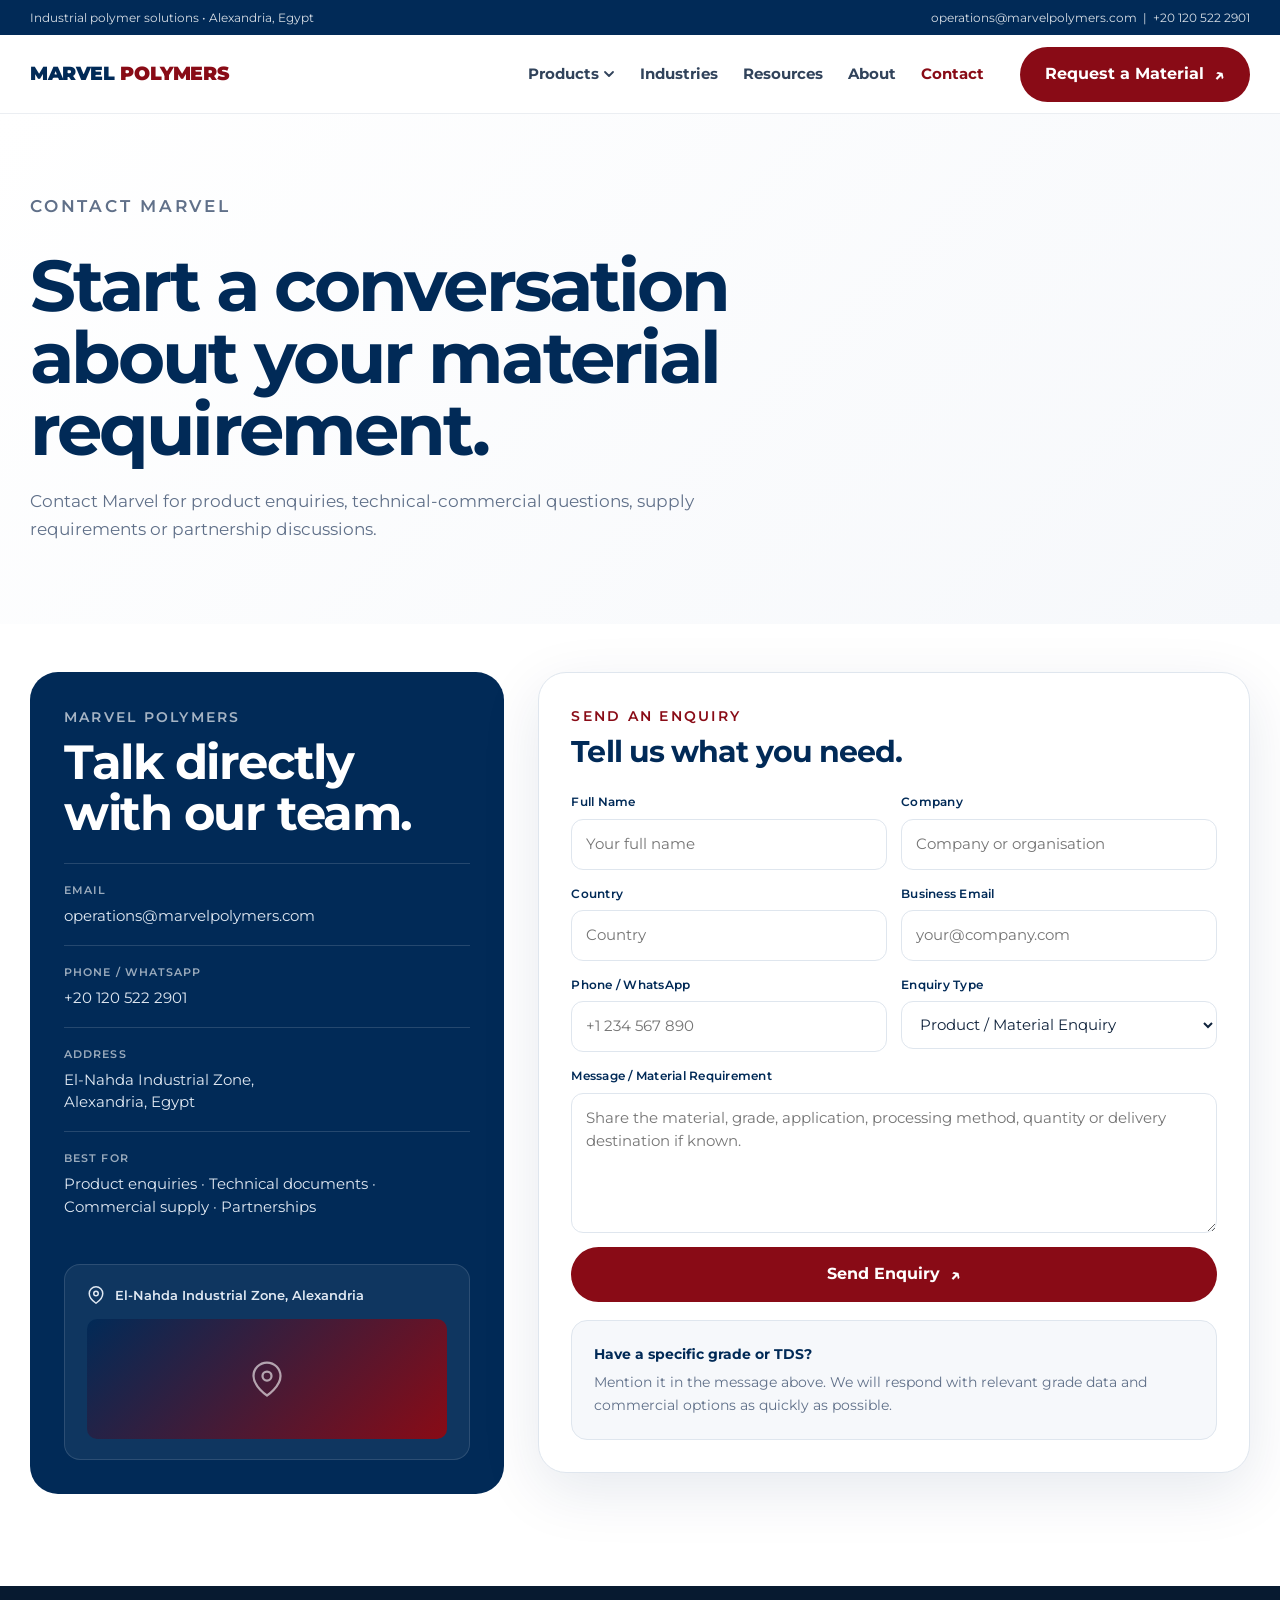
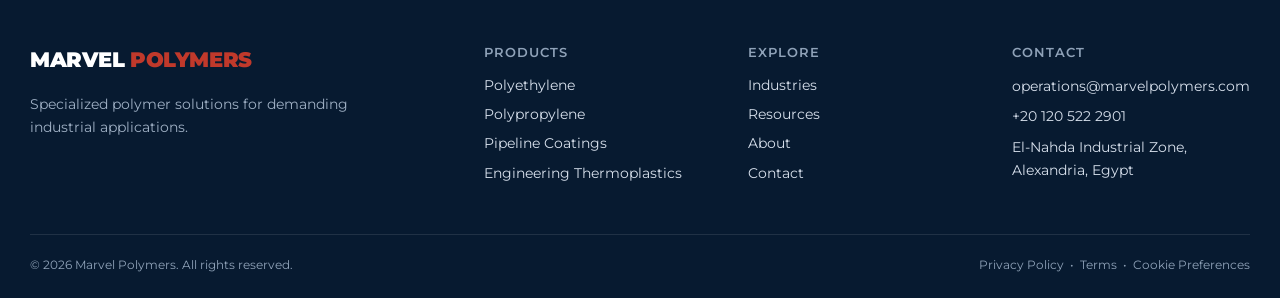
<file: contact.html>
<!DOCTYPE html>
<html lang="en">
<head>
  <meta charset="UTF-8">
  <meta name="viewport" content="width=device-width, initial-scale=1.0">
  <title>Contact — Marvel Polymers</title>
  <link rel="preconnect" href="https://fonts.googleapis.com">
  <link rel="preconnect" href="https://fonts.gstatic.com" crossorigin>
  <link href="https://fonts.googleapis.com/css2?family=Montserrat:wght@400;600;700;900&display=swap" rel="stylesheet">
  <style>
:root{--navy:#012a57;--burgundy:#890b16;--ink:#10233c;--muted:#607089;--line:#dfe6ee;--soft:#f6f8fb;--shadow:0 18px 60px rgba(1,42,87,.10);--radius:22px;--radius-sm:14px;--max:1220px}
*,*::before,*::after{box-sizing:border-box}
html{scroll-behavior:smooth}
body{margin:0;font-family:Montserrat,ui-sans-serif,system-ui,-apple-system,sans-serif;color:var(--ink);background:#fff;line-height:1.55}
a{color:inherit;text-decoration:none}
img{max-width:100%;display:block}
button,input,select,textarea{font:inherit}
h1{font-weight:700;font-size:4.5rem;line-height:1.0;letter-spacing:-.04em;margin:0}
h2{font-weight:700;font-size:3rem;line-height:1.06;letter-spacing:-.03em;margin:0}
h3{font-weight:600;font-size:1.875rem;line-height:1.18;margin:0}
h4{font-weight:600;font-size:1.5rem;line-height:1.25;margin:0}
p{font-size:1.0625rem;line-height:1.65;margin:0}
.container{width:min(calc(100% - 40px),var(--max));margin:auto}
.eyebrow{font-size:.875rem;font-weight:600;letter-spacing:.16em;text-transform:uppercase;color:var(--burgundy)}
.section{padding:92px 0}
.section.alt{background:var(--soft)}
.section-head{display:flex;justify-content:space-between;gap:32px;align-items:end;margin-bottom:38px}
.section-head h2{margin:.35rem 0 0;color:var(--navy)}
.section-head p{max-width:560px;margin:0;color:var(--muted);font-size:1.05rem}
.btn{display:inline-flex;align-items:center;gap:10px;justify-content:center;border-radius:999px;padding:13px 24px;font-weight:700;font-size:1rem;border:1px solid transparent;transition:.22s ease;cursor:pointer;text-decoration:none}
.btn.primary{background:var(--burgundy);color:#fff}
.btn.primary:hover{transform:translateY(-2px);box-shadow:0 12px 30px rgba(137,11,22,.24)}
.btn.ghost{border-color:#cfd8e3;background:#fff;color:var(--navy)}
.btn.ghost:hover{border-color:var(--navy);transform:translateY(-2px)}
.arrow{font-size:1.1rem}
.topbar{background:var(--navy);color:#fff;font-size:.78rem}
.topbar .container{display:flex;justify-content:space-between;gap:20px;padding:8px 0}
.topbar span{opacity:.84}
.header{position:sticky;top:0;z-index:50;background:rgba(255,255,255,.94);backdrop-filter:blur(14px);border-bottom:1px solid rgba(1,42,87,.08)}
.nav{height:78px;display:flex;align-items:center;gap:28px}
.links{display:flex;align-items:center;gap:25px;margin-left:auto}
.links a{font-size:.91rem;font-weight:700;color:#31435b}
.links a:hover{color:var(--burgundy)}
.nav .btn{margin-left:8px}
.mega-wrap{position:relative}
.mega-wrap:hover .mega-panel{display:grid}
.mega-panel{display:none;position:absolute;top:100%;left:50%;transform:translateX(-50%);background:#fff;border:1px solid var(--line);border-radius:var(--radius);box-shadow:var(--shadow);padding:16px 28px 28px;grid-template-columns:repeat(2,1fr);gap:4px;min-width:560px;z-index:200}
.mega-item{display:flex;gap:14px;align-items:flex-start;padding:12px 14px;border-radius:12px;transition:background .15s}
.mega-item:hover{background:var(--soft)}
.mega-num{font-size:.7rem;font-weight:900;color:var(--burgundy);padding-top:2px;flex-shrink:0}
.mega-name{font-size:.86rem;font-weight:700;color:var(--navy);margin:0 0 3px}
.mega-apps{font-size:.74rem;color:var(--muted);margin:0}
.products-link{position:relative;display:flex;align-items:center;gap:4px}
.products-link svg{transition:transform .2s}
.mega-wrap:hover .products-link svg{transform:rotate(180deg)}
.menu-toggle{display:none;margin-left:auto;border:0;background:transparent;font-size:1.5rem;color:var(--navy);cursor:pointer;padding:4px 8px}
.mobile-menu{display:none;position:absolute;top:100%;left:20px;right:20px;padding:20px;background:#fff;flex-direction:column;align-items:flex-start;border:1px solid var(--line);border-radius:16px;box-shadow:var(--shadow);z-index:100}
.mobile-menu.open{display:flex}
.mobile-menu a{font-size:1rem;font-weight:700;color:var(--navy);padding:10px 0;border-bottom:1px solid var(--line);width:100%}
.mobile-menu .btn{margin-top:14px;width:100%;justify-content:center}
.header-relative{position:relative}
footer{background:#071a30;color:#fff;padding:58px 0 24px}
.footer-grid{display:grid;grid-template-columns:1.3fr repeat(3,.7fr);gap:42px}
.footer-logo-text{font-size:1.3rem;font-weight:900;color:#fff;letter-spacing:-.02em}
.footer-logo-text span{color:#c0392b}
.footer-desc{max-width:330px;color:#9fb0c4;font-size:.9rem;margin-top:16px}
footer h4{font-size:.82rem;text-transform:uppercase;letter-spacing:.08em;color:#8fa2b8;margin:0 0 14px}
footer a,footer p{display:block;color:#d6dfeb;font-size:.86rem;margin:8px 0}
.copyright{margin-top:42px;padding-top:20px;border-top:1px solid rgba(255,255,255,.1);display:flex;justify-content:space-between;gap:20px;color:#8fa2b8;font-size:.78rem}
/* Page hero */
.page-hero{padding:78px 0 68px;background:linear-gradient(135deg,#fff 0%,#f6f8fb 100%)}
.page-hero-grid{display:grid;grid-template-columns:1fr .9fr;gap:54px;align-items:center}
.page-hero h1{color:var(--navy);margin:14px 0 22px}
.page-hero p{font-size:1.08rem;color:var(--muted);max-width:650px;margin:0 0 28px}
.hero-actions{display:flex;gap:12px;flex-wrap:wrap;margin-top:10px}
.page-visual{border-radius:28px;overflow:hidden;min-height:430px}
.page-visual img{width:100%;height:100%;object-fit:cover}
.story-grid{display:grid;grid-template-columns:1fr 1fr;gap:56px;align-items:start}
.story-grid h2{color:var(--navy);margin:8px 0 20px}
.story-grid p{color:var(--muted);margin:0 0 16px}
/* Principles */
.principles{display:grid;grid-template-columns:repeat(3,1fr);gap:16px}
.principle{border:1px solid var(--line);border-radius:20px;padding:28px;background:#fff}
.principle-header{display:flex;justify-content:space-between;align-items:flex-start;margin-bottom:16px}
.principle-num{font-size:3.5rem;font-weight:900;color:var(--navy);opacity:.08;line-height:1;letter-spacing:-.05em}
.principle-icon{color:var(--burgundy);flex-shrink:0;display:flex;align-items:center}
.principle-icon svg{width:48px;height:48px}
.principle h3{color:var(--navy);margin:0 0 8px;font-size:1.05rem}
.principle p{color:var(--muted);font-size:.9rem;margin:0}
/* CTA box */
.cta{padding:86px 0}
.cta-box{position:relative;border-radius:34px;overflow:hidden;background:var(--navy);color:#fff;padding:66px;display:grid;grid-template-columns:1.1fr .9fr;gap:40px;align-items:center}
.cta-box::after{content:"";position:absolute;width:420px;height:420px;border:85px solid rgba(255,255,255,.035);border-radius:50%;right:-150px;top:-130px;pointer-events:none}
.cta-box h2{margin:10px 0 18px}
.cta-box>div>p{max-width:560px;opacity:.75}
.cta-actions{display:flex;justify-content:flex-end;position:relative;z-index:1}
.cta-box .btn.primary{background:white;color:var(--navy);padding:16px 22px}
/* Team */
.team-track{display:flex;gap:24px;overflow-x:auto;scroll-snap-type:x mandatory;scrollbar-width:none;scroll-behavior:smooth;padding-bottom:8px}
.team-track::-webkit-scrollbar{display:none}
.team-card{scroll-snap-align:start;flex:0 0 calc(25% - 18px);text-align:center;padding:28px 16px;border:1px solid var(--line);border-radius:var(--radius);background:#fff;transition:.25s}
.team-card:hover{box-shadow:var(--shadow);border-color:transparent;transform:translateY(-4px)}
.team-avatar-wrap{width:110px;height:110px;border-radius:50%;overflow:hidden;margin:0 auto 16px;border:3px solid var(--line)}
.team-avatar{width:100%;height:100%;object-fit:cover;display:block}
.team-name{font-weight:700;color:var(--navy);font-size:1rem;margin-bottom:4px}
.team-title-role{font-size:.85rem;color:var(--muted)}
.team-arrows{display:flex;gap:10px;justify-content:center;margin-top:28px}
.team-arrow{width:44px;height:44px;border-radius:50%;border:1px solid var(--line);background:#fff;display:grid;place-items:center;color:var(--navy);cursor:pointer;transition:.22s}
.team-arrow:hover{background:var(--navy);color:#fff;border-color:var(--navy)}
/* Contact */
.contact-grid{display:grid;grid-template-columns:.8fr 1.2fr;gap:34px;align-items:start}
.contact-card{background:var(--navy);color:#fff;border-radius:28px;padding:34px}
.contact-card h2{margin:8px 0 24px}
.contact-item{padding:18px 0;border-top:1px solid rgba(255,255,255,.14)}
.contact-item small{display:block;text-transform:uppercase;letter-spacing:.1em;opacity:.6;font-size:.68rem;margin-bottom:6px;font-weight:600}
.contact-item a,.contact-item span{display:block;color:#e0e8f2;font-size:.93rem;line-height:1.5}
.contact-form{border:1px solid var(--line);border-radius:28px;padding:32px;background:#fff;box-shadow:var(--shadow)}
.form-grid{display:grid;grid-template-columns:1fr 1fr;gap:14px}
.form-field{display:flex;flex-direction:column;gap:7px}
.form-field.full{grid-column:1/-1}
.form-field label{font-size:.78rem;font-weight:600;color:var(--navy);letter-spacing:.02em}
.form-field input,.form-field select,.form-field textarea{width:100%;border:1px solid var(--line);border-radius:12px;padding:13px 14px;outline:none;background:#fff;color:var(--ink);font-family:inherit;font-size:.93rem;transition:border-color .18s,box-shadow .18s}
.form-field textarea{min-height:140px;resize:vertical}
.form-field input:focus,.form-field select:focus,.form-field textarea:focus{border-color:var(--navy);box-shadow:0 0 0 3px rgba(1,42,87,.08)}
.location-box{margin-top:18px;border:1px solid var(--line);border-radius:16px;padding:22px;background:var(--soft)}
.success-box{text-align:center;padding:40px 20px}
/* Responsive */
@media(max-width:980px){
  .links{display:none}.menu-toggle{display:block}.nav .btn{display:none}
  .page-hero-grid,.story-grid,.contact-grid,.cta-box{grid-template-columns:1fr}
  .principles{grid-template-columns:1fr 1fr}
  .footer-grid{grid-template-columns:1fr 1fr}
  .cta-actions{justify-content:flex-start}
  .team-card{flex:0 0 calc(50% - 12px)}
  .section-head{align-items:flex-start;flex-direction:column}
}
@media(max-width:640px){
  .container{width:min(calc(100% - 28px),var(--max))}
  .topbar{display:none}.nav{height:68px}
  h1{font-size:2.625rem}h2{font-size:2rem}h3{font-size:1.5rem}
  .section{padding:70px 0}
  .principles,.form-grid{grid-template-columns:1fr}
  .form-field.full{grid-column:auto}
  .cta-box{padding:38px 28px}
  .footer-grid{grid-template-columns:1fr}
  .copyright{flex-direction:column}
  .page-hero{padding:56px 0}
  .page-visual{min-height:300px}
  .team-card{flex:0 0 100%}
}
  </style>
</head>
<body>

<div class="topbar"><div class="container"><span>Industrial polymer solutions • Alexandria, Egypt</span><span>operations@marvelpolymers.com &nbsp;|&nbsp; +20 120 522 2901</span></div></div>
<div class="header-relative">
  <header class="header">
    <div class="container nav">
      <a class="brand" href="index.html" style="font-size:1.2rem;font-weight:900;color:var(--navy);letter-spacing:-.02em">MARVEL <span style="color:var(--burgundy)">POLYMERS</span></a>
      <nav class="links">
        <div class="mega-wrap">
          <a href="index.html#products" class="products-link">Products<svg width="12" height="12" viewBox="0 0 12 12" fill="none"><path d="M2 4l4 4 4-4" stroke="currentColor" stroke-width="1.8" stroke-linecap="round" stroke-linejoin="round"/></svg></a>
          <div class="mega-panel">
            <a href="index.html#products" class="mega-item"><span class="mega-num">01</span><div><p class="mega-name">Polyethylene (PE) Solutions</p><p class="mega-apps">Pipe, Film, Blow Molding, Rotomolding</p></div></a>
            <a href="index.html#products" class="mega-item"><span class="mega-num">02</span><div><p class="mega-name">Polypropylene (PP) &amp; Compounds</p><p class="mega-apps">Injection Molding, Extrusion, Raffia, Automotive</p></div></a>
            <a href="index.html#products" class="mega-item"><span class="mega-num">03</span><div><p class="mega-name">Pipeline Coatings &amp; Adhesive Resins</p><p class="mega-apps">3LPE / 3LPP, Steel Pipe Anti-Corrosion</p></div></a>
            <a href="index.html#products" class="mega-item"><span class="mega-num">04</span><div><p class="mega-name">Engineering Thermoplastics</p><p class="mega-apps">PA, PC, PBT — Reinforced &amp; Specialty Grades</p></div></a>
            <a href="index.html#products" class="mega-item"><span class="mega-num">05</span><div><p class="mega-name">Thermoplastic Elastomers (TPE)</p><p class="mega-apps">Seals, Soft-Touch, Overmolding, TPV</p></div></a>
            <a href="index.html#products" class="mega-item"><span class="mega-num">06</span><div><p class="mega-name">Masterbatches &amp; Performance Additives</p><p class="mega-apps">Color, UV Stabilizers, Flame Retardant</p></div></a>
            <a href="index.html#products" class="mega-item"><span class="mega-num">07</span><div><p class="mega-name">Specialty &amp; Composite Materials</p><p class="mega-apps">Structural Polymers, Filled Compounds</p></div></a>
          </div>
        </div>
        <a href="index.html#industries">Industries</a>
        <a href="index.html#resources">Resources</a>
        <a href="about.html">About</a>
        <a href="contact.html" style="color:var(--burgundy)">Contact</a>
      </nav>
      <a class="btn primary" href="contact.html">Request a Material <span class="arrow">↗</span></a>
      <button class="menu-toggle" onclick="this.closest('.header-relative').querySelector('.mobile-menu').classList.toggle('open')">☰</button>
    </div>
    <div class="container" style="position:relative">
      <div class="mobile-menu">
        <a href="index.html#products">Products</a>
        <a href="index.html#industries">Industries</a>
        <a href="index.html#resources">Resources</a>
        <a href="about.html">About</a>
        <a href="contact.html">Contact</a>
        <a class="btn primary" href="contact.html">Request a Material <span class="arrow">↗</span></a>
      </div>
    </div>
  </header>
</div>

<!-- PAGE HERO -->
<section class="page-hero" style="padding-bottom:52px">
  <div class="container">
    <p class="eyebrow">Contact Marvel</p>
    <h1 style="color:var(--navy);margin:14px 0 22px;max-width:820px">Start a conversation about your material requirement.</h1>
    <p style="max-width:680px">Contact Marvel for product enquiries, technical-commercial questions, supply requirements or partnership discussions.</p>
  </div>
</section>

<!-- CONTACT SECTION -->
<section class="section" style="padding-top:48px">
  <div class="container">
    <div class="contact-grid">

      <!-- LEFT: Contact Card -->
      <div class="contact-card">
        <p class="eyebrow" style="color:#fff;opacity:.65">Marvel Polymers</p>
        <h2>Talk directly with our team.</h2>

        <div class="contact-item">
          <small>Email</small>
          <a href="mailto:operations@marvelpolymers.com">operations@marvelpolymers.com</a>
        </div>
        <div class="contact-item">
          <small>Phone / WhatsApp</small>
          <a href="tel:+201205222901">+20 120 522 2901</a>
        </div>
        <div class="contact-item">
          <small>Address</small>
          <span style="white-space:pre-line">El-Nahda Industrial Zone,
Alexandria, Egypt</span>
        </div>
        <div class="contact-item">
          <small>Best for</small>
          <span>Product enquiries · Technical documents · Commercial supply · Partnerships</span>
        </div>

        <div style="border:1px solid rgba(255,255,255,.12);border-radius:16px;padding:20px 22px;margin-top:28px;background:rgba(255,255,255,.06)">
          <div style="display:flex;align-items:center;gap:10px;margin-bottom:14px">
            <svg width="18" height="18" viewBox="0 0 24 24" fill="none" stroke="currentColor" stroke-width="2" stroke-linecap="round" stroke-linejoin="round" style="color:#e0e8f2;flex-shrink:0"><path d="M21 10c0 7-9 13-9 13s-9-6-9-13a9 9 0 0 1 18 0z"/><circle cx="12" cy="10" r="3"/></svg>
            <span style="font-size:.82rem;color:#e0e8f2;font-weight:600">El-Nahda Industrial Zone, Alexandria</span>
          </div>
          <div style="height:120px;border-radius:10px;background:linear-gradient(135deg,var(--navy) 0%,var(--burgundy) 100%);display:grid;place-items:center">
            <svg width="36" height="36" viewBox="0 0 24 24" fill="none" stroke="rgba(255,255,255,0.6)" stroke-width="1.5" stroke-linecap="round" stroke-linejoin="round"><path d="M21 10c0 7-9 13-9 13s-9-6-9-13a9 9 0 0 1 18 0z"/><circle cx="12" cy="10" r="3"/></svg>
          </div>
        </div>
      </div>

      <!-- RIGHT: Contact Form -->
      <div class="contact-form">
        <p class="eyebrow">Send an Enquiry</p>
        <h2 style="color:var(--navy);font-size:1.9rem;margin:8px 0 24px">Tell us what you need.</h2>

        <form id="contact-form">
          <div class="form-grid">
            <div class="form-field">
              <label for="full-name">Full Name</label>
              <input type="text" id="full-name" name="full_name" required placeholder="Your full name">
            </div>
            <div class="form-field">
              <label for="company">Company</label>
              <input type="text" id="company" name="company" required placeholder="Company or organisation">
            </div>
            <div class="form-field">
              <label for="country">Country</label>
              <input type="text" id="country" name="country" placeholder="Country">
            </div>
            <div class="form-field">
              <label for="email">Business Email</label>
              <input type="email" id="email" name="email" required placeholder="your@company.com">
            </div>
            <div class="form-field">
              <label for="phone">Phone / WhatsApp</label>
              <input type="text" id="phone" name="phone" placeholder="+1 234 567 890">
            </div>
            <div class="form-field">
              <label for="enquiry-type">Enquiry Type</label>
              <select id="enquiry-type" name="enquiry_type">
                <option value="product">Product / Material Enquiry</option>
                <option value="technical">Technical Documents</option>
                <option value="commercial">Commercial / Supply</option>
                <option value="partnership">Partnership</option>
                <option value="general">General Enquiry</option>
              </select>
            </div>
            <div class="form-field full">
              <label for="message">Message / Material Requirement</label>
              <textarea id="message" name="message" placeholder="Share the material, grade, application, processing method, quantity or delivery destination if known."></textarea>
            </div>
            <div class="form-field full">
              <button type="submit" class="btn primary" style="width:100%">Send Enquiry <span class="arrow">↗</span></button>
            </div>
          </div>
        </form>

        <div id="success-box" class="success-box" style="display:none">
          <div style="margin:0 auto 18px;width:64px;height:64px;border-radius:50%;background:#e8f5e9;display:grid;place-items:center">
            <svg width="32" height="32" viewBox="0 0 32 32" fill="none"><circle cx="16" cy="16" r="16" fill="#22c55e" opacity=".15"/><path d="M10 16.5l4.5 4.5 8-9" stroke="#16a34a" stroke-width="2.2" stroke-linecap="round" stroke-linejoin="round"/></svg>
          </div>
          <h3 style="color:var(--navy);margin:0 0 12px">Enquiry received</h3>
          <p style="color:var(--muted);max-width:380px;margin:0 auto 24px">Thank you. A member of our team will follow up on your material enquiry shortly.</p>
          <a class="btn ghost" href="index.html">Back to Home</a>
        </div>

        <div class="location-box">
          <strong style="font-size:.9rem;color:var(--navy);display:block;margin-bottom:6px">Have a specific grade or TDS?</strong>
          <p style="font-size:.875rem;color:var(--muted)">Mention it in the message above. We will respond with relevant grade data and commercial options as quickly as possible.</p>
        </div>
      </div>

    </div>
  </div>
</section>

<footer>
  <div class="container">
    <div class="footer-grid">
      <div>
        <div class="footer-logo-text">MARVEL <span>POLYMERS</span></div>
        <p class="footer-desc">Specialized polymer solutions for demanding industrial applications.</p>
      </div>
      <div><h4>Products</h4><a href="index.html#products">Polyethylene</a><a href="index.html#products">Polypropylene</a><a href="index.html#products">Pipeline Coatings</a><a href="index.html#products">Engineering Thermoplastics</a></div>
      <div><h4>Explore</h4><a href="index.html#industries">Industries</a><a href="index.html#resources">Resources</a><a href="about.html">About</a><a href="contact.html">Contact</a></div>
      <div><h4>Contact</h4><p>operations@marvelpolymers.com</p><p>+20 120 522 2901</p><p>El-Nahda Industrial Zone,<br>Alexandria, Egypt</p></div>
    </div>
    <div class="copyright"><span>© 2026 Marvel Polymers. All rights reserved.</span><span>Privacy Policy &nbsp;•&nbsp; Terms &nbsp;•&nbsp; Cookie Preferences</span></div>
  </div>
</footer>

<script>
var form = document.getElementById('contact-form');
var successBox = document.getElementById('success-box');
if(form && successBox){
  form.addEventListener('submit', function(e){
    e.preventDefault();
    form.style.display='none';
    successBox.style.display='block';
  });
}
// Team track scroll (if present)
function teamScroll(dir){var t=document.getElementById('team-track');if(t)t.scrollBy({left:dir*320,behavior:'smooth'});}
</script>
</body>
</html>
</file>
